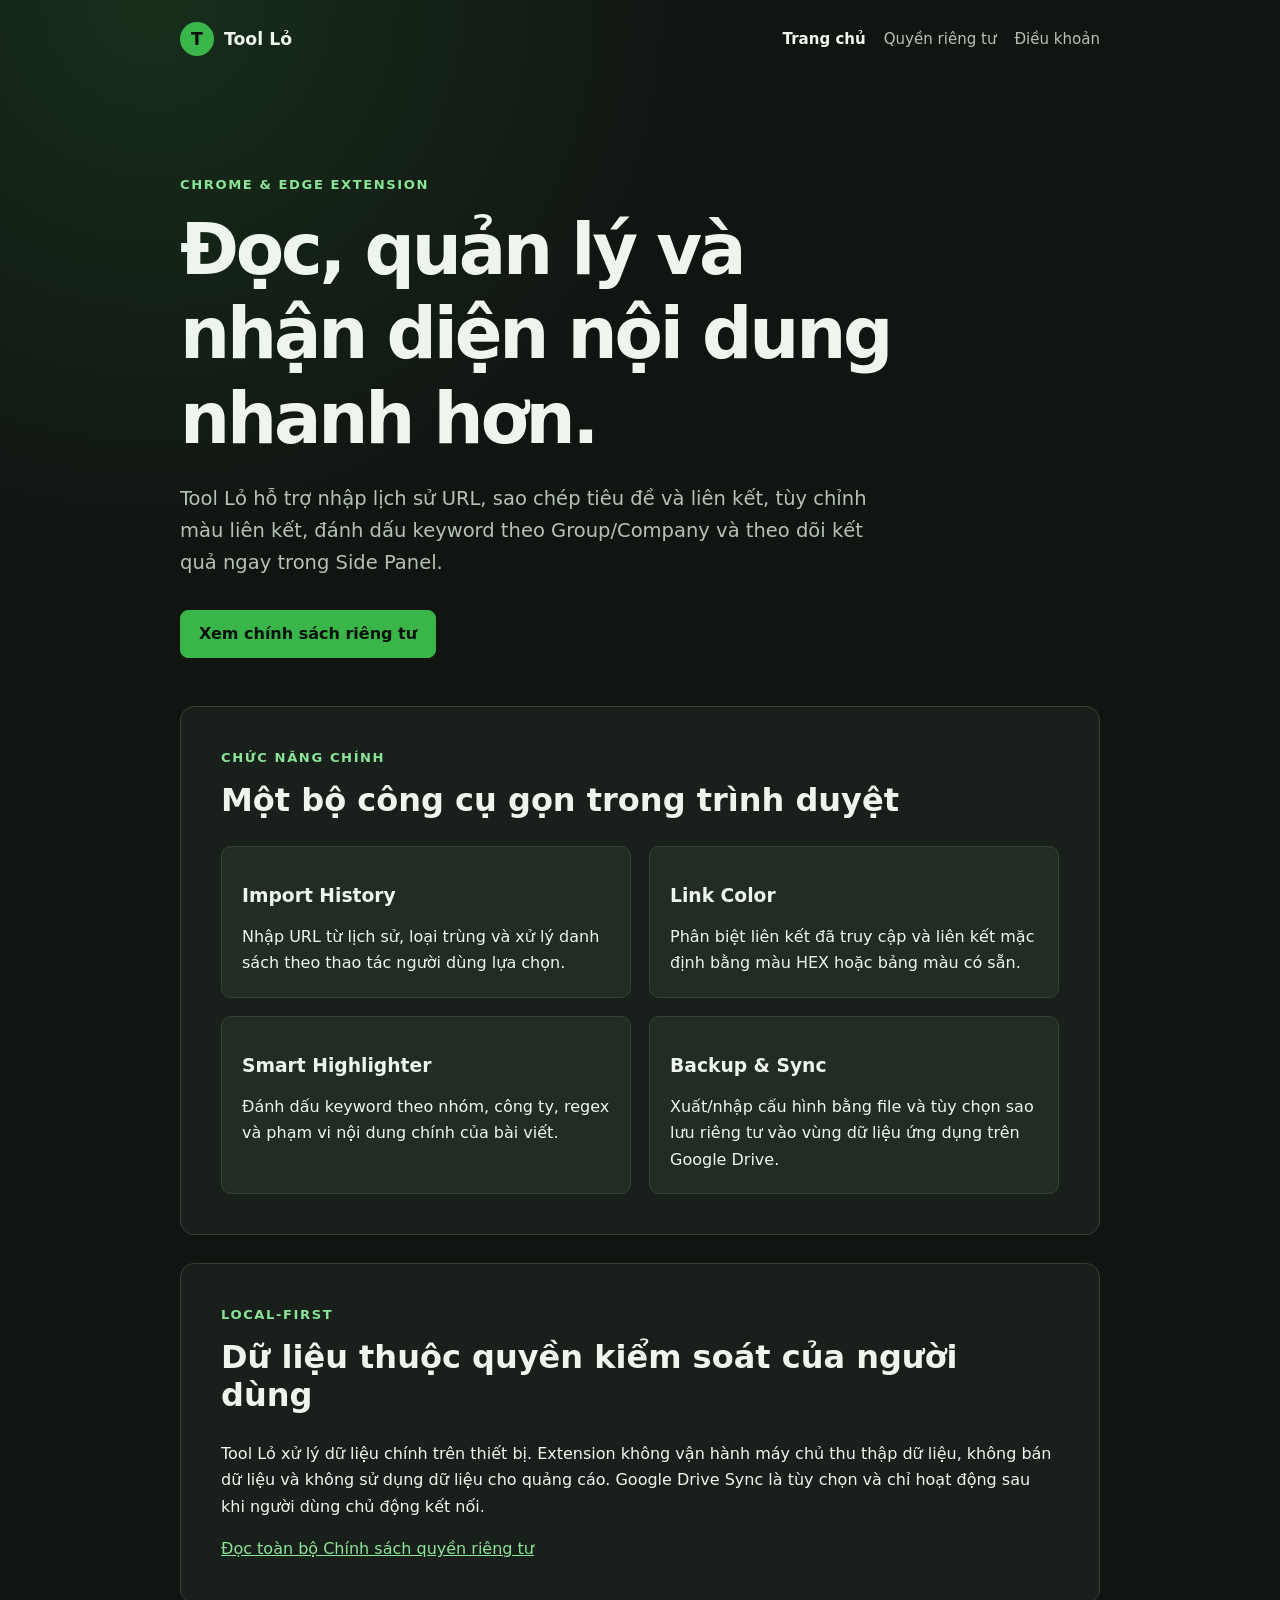
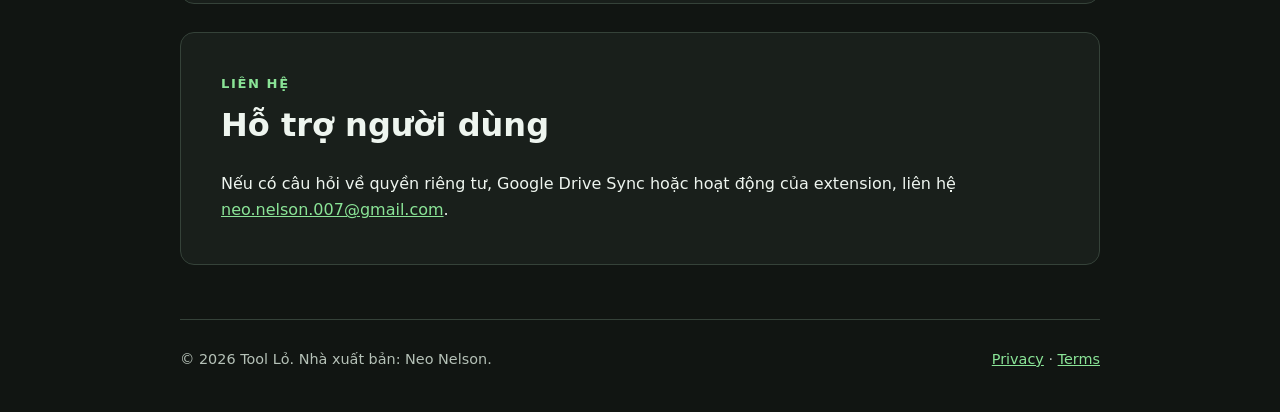
<file: index.html>
<!doctype html>
<html lang="vi">
<head>
  <meta charset="utf-8">
  <meta name="viewport" content="width=device-width, initial-scale=1">
  <meta name="description" content="Tool Lỏ là tiện ích Chrome/Edge hỗ trợ quản lý URL, đổi màu liên kết và đánh dấu từ khóa trên trang web.">
  <title>Tool Lỏ – Tiện ích quản lý và đánh dấu nội dung</title>
  <link rel="stylesheet" href="styles.css">
</head>
<body>
  <header class="site-header">
    <a class="brand" href="index.html" aria-label="Tool Lỏ – Trang chủ">
      <span class="brand-mark" aria-hidden="true">T</span>
      <span>Tool Lỏ</span>
    </a>
    <nav aria-label="Điều hướng chính">
      <a href="index.html" aria-current="page">Trang chủ</a>
      <a href="privacy.html">Quyền riêng tư</a>
      <a href="terms.html">Điều khoản</a>
    </nav>
  </header>

  <main>
    <section class="hero">
      <p class="eyebrow">Chrome &amp; Edge Extension</p>
      <h1>Đọc, quản lý và nhận diện nội dung nhanh hơn.</h1>
      <p class="lead">Tool Lỏ hỗ trợ nhập lịch sử URL, sao chép tiêu đề và liên kết, tùy chỉnh màu liên kết, đánh dấu keyword theo Group/Company và theo dõi kết quả ngay trong Side Panel.</p>
      <div class="actions">
        <a class="button" href="privacy.html">Xem chính sách riêng tư</a>
      </div>
    </section>

    <section class="section" aria-labelledby="features-title">
      <p class="eyebrow">Chức năng chính</p>
      <h2 id="features-title">Một bộ công cụ gọn trong trình duyệt</h2>
      <div class="grid">
        <article class="feature">
          <h3>Import History</h3>
          <p>Nhập URL từ lịch sử, loại trùng và xử lý danh sách theo thao tác người dùng lựa chọn.</p>
        </article>
        <article class="feature">
          <h3>Link Color</h3>
          <p>Phân biệt liên kết đã truy cập và liên kết mặc định bằng màu HEX hoặc bảng màu có sẵn.</p>
        </article>
        <article class="feature">
          <h3>Smart Highlighter</h3>
          <p>Đánh dấu keyword theo nhóm, công ty, regex và phạm vi nội dung chính của bài viết.</p>
        </article>
        <article class="feature">
          <h3>Backup &amp; Sync</h3>
          <p>Xuất/nhập cấu hình bằng file và tùy chọn sao lưu riêng tư vào vùng dữ liệu ứng dụng trên Google Drive.</p>
        </article>
      </div>
    </section>

    <section class="section" aria-labelledby="privacy-title">
      <p class="eyebrow">Local-first</p>
      <h2 id="privacy-title">Dữ liệu thuộc quyền kiểm soát của người dùng</h2>
      <p>Tool Lỏ xử lý dữ liệu chính trên thiết bị. Extension không vận hành máy chủ thu thập dữ liệu, không bán dữ liệu và không sử dụng dữ liệu cho quảng cáo. Google Drive Sync là tùy chọn và chỉ hoạt động sau khi người dùng chủ động kết nối.</p>
      <p><a href="privacy.html">Đọc toàn bộ Chính sách quyền riêng tư</a></p>
    </section>

    <section class="section" aria-labelledby="contact-title">
      <p class="eyebrow">Liên hệ</p>
      <h2 id="contact-title">Hỗ trợ người dùng</h2>
      <p>Nếu có câu hỏi về quyền riêng tư, Google Drive Sync hoặc hoạt động của extension, liên hệ <a href="mailto:neo.nelson.007@gmail.com">neo.nelson.007@gmail.com</a>.</p>
    </section>
  </main>

  <footer class="site-footer">
    <p>© 2026 Tool Lỏ. Nhà xuất bản: Neo Nelson.</p>
    <p><a href="privacy.html">Privacy</a> · <a href="terms.html">Terms</a></p>
  </footer>
</body>
</html>
</file>
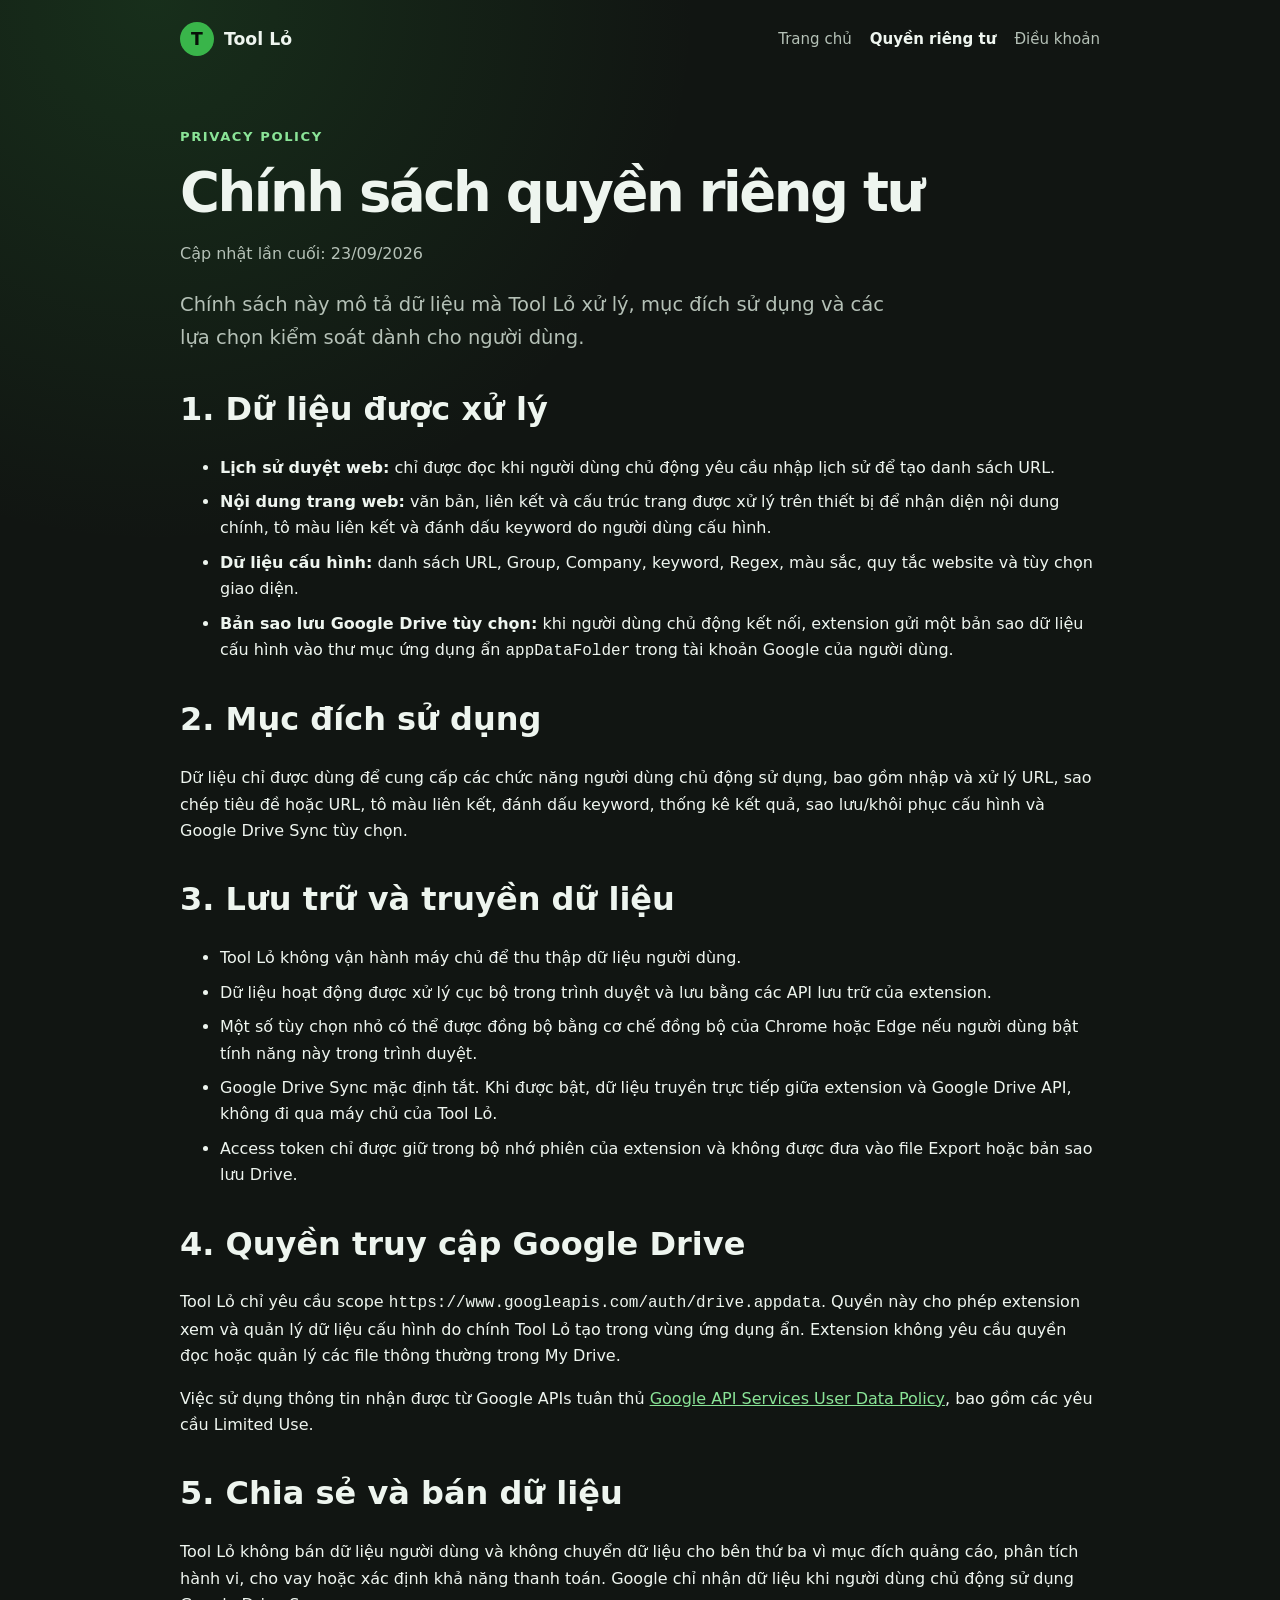
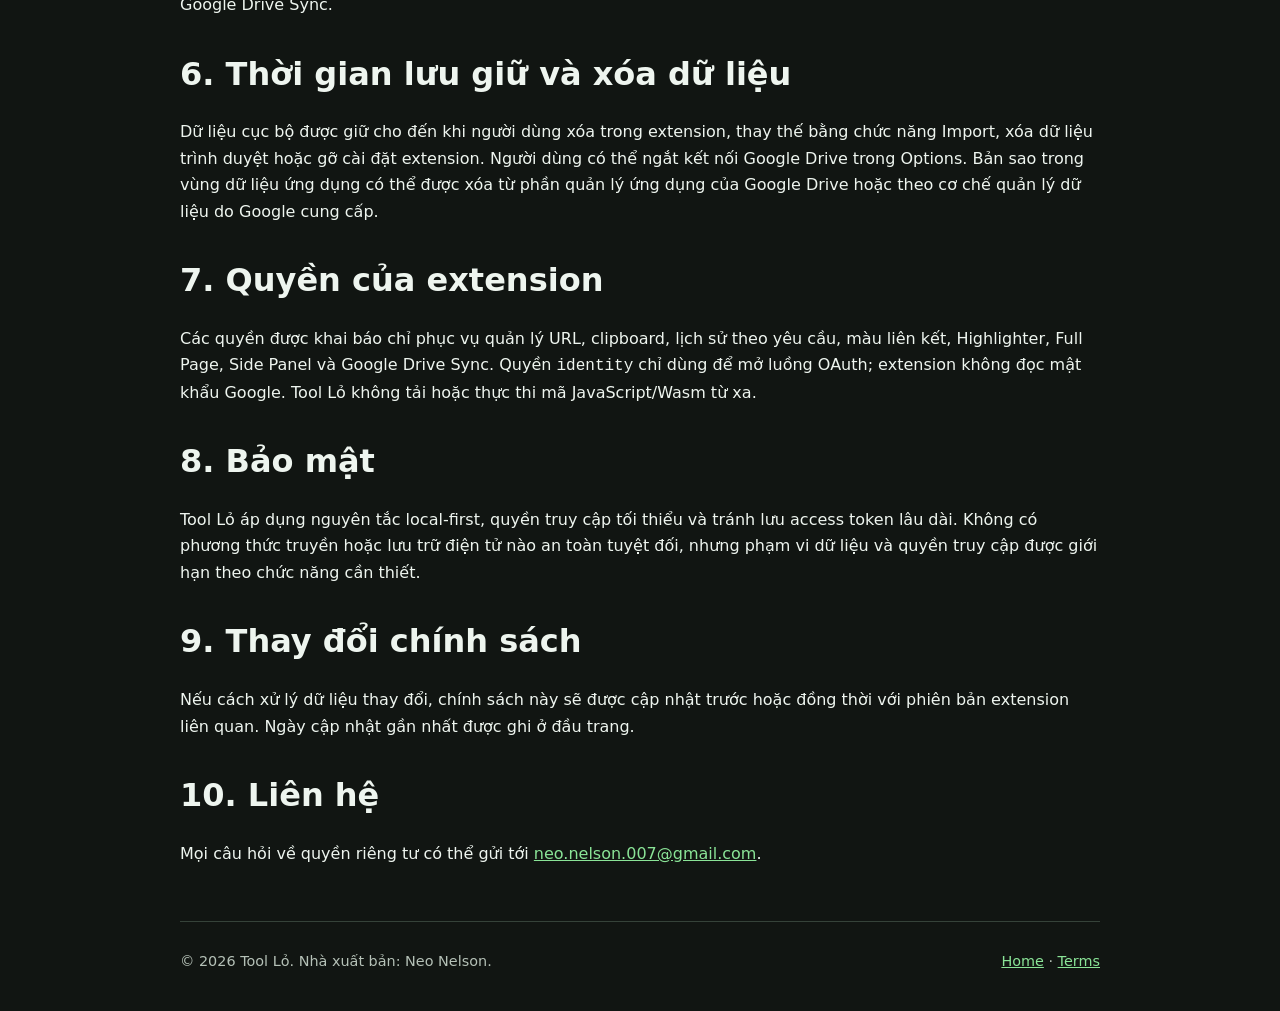
<file: privacy.html>
<!doctype html>
<html lang="vi">
<head>
  <meta charset="utf-8">
  <meta name="viewport" content="width=device-width, initial-scale=1">
  <meta name="description" content="Chính sách quyền riêng tư của tiện ích Tool Lỏ.">
  <title>Chính sách quyền riêng tư – Tool Lỏ</title>
  <link rel="stylesheet" href="styles.css">
</head>
<body>
  <header class="site-header">
    <a class="brand" href="index.html" aria-label="Tool Lỏ – Trang chủ">
      <span class="brand-mark" aria-hidden="true">T</span>
      <span>Tool Lỏ</span>
    </a>
    <nav aria-label="Điều hướng chính">
      <a href="index.html">Trang chủ</a>
      <a href="privacy.html" aria-current="page">Quyền riêng tư</a>
      <a href="terms.html">Điều khoản</a>
    </nav>
  </header>

  <main class="document">
    <p class="eyebrow">Privacy Policy</p>
    <h1>Chính sách quyền riêng tư</h1>
    <p class="document-meta">Cập nhật lần cuối: 23/09/2026</p>
    <p class="lead">Chính sách này mô tả dữ liệu mà Tool Lỏ xử lý, mục đích sử dụng và các lựa chọn kiểm soát dành cho người dùng.</p>

    <section>
      <h2>1. Dữ liệu được xử lý</h2>
      <ul>
        <li><strong>Lịch sử duyệt web:</strong> chỉ được đọc khi người dùng chủ động yêu cầu nhập lịch sử để tạo danh sách URL.</li>
        <li><strong>Nội dung trang web:</strong> văn bản, liên kết và cấu trúc trang được xử lý trên thiết bị để nhận diện nội dung chính, tô màu liên kết và đánh dấu keyword do người dùng cấu hình.</li>
        <li><strong>Dữ liệu cấu hình:</strong> danh sách URL, Group, Company, keyword, Regex, màu sắc, quy tắc website và tùy chọn giao diện.</li>
        <li><strong>Bản sao lưu Google Drive tùy chọn:</strong> khi người dùng chủ động kết nối, extension gửi một bản sao dữ liệu cấu hình vào thư mục ứng dụng ẩn <code>appDataFolder</code> trong tài khoản Google của người dùng.</li>
      </ul>
    </section>

    <section>
      <h2>2. Mục đích sử dụng</h2>
      <p>Dữ liệu chỉ được dùng để cung cấp các chức năng người dùng chủ động sử dụng, bao gồm nhập và xử lý URL, sao chép tiêu đề hoặc URL, tô màu liên kết, đánh dấu keyword, thống kê kết quả, sao lưu/khôi phục cấu hình và Google Drive Sync tùy chọn.</p>
    </section>

    <section>
      <h2>3. Lưu trữ và truyền dữ liệu</h2>
      <ul>
        <li>Tool Lỏ không vận hành máy chủ để thu thập dữ liệu người dùng.</li>
        <li>Dữ liệu hoạt động được xử lý cục bộ trong trình duyệt và lưu bằng các API lưu trữ của extension.</li>
        <li>Một số tùy chọn nhỏ có thể được đồng bộ bằng cơ chế đồng bộ của Chrome hoặc Edge nếu người dùng bật tính năng này trong trình duyệt.</li>
        <li>Google Drive Sync mặc định tắt. Khi được bật, dữ liệu truyền trực tiếp giữa extension và Google Drive API, không đi qua máy chủ của Tool Lỏ.</li>
        <li>Access token chỉ được giữ trong bộ nhớ phiên của extension và không được đưa vào file Export hoặc bản sao lưu Drive.</li>
      </ul>
    </section>

    <section>
      <h2>4. Quyền truy cập Google Drive</h2>
      <p>Tool Lỏ chỉ yêu cầu scope <code>https://www.googleapis.com/auth/drive.appdata</code>. Quyền này cho phép extension xem và quản lý dữ liệu cấu hình do chính Tool Lỏ tạo trong vùng ứng dụng ẩn. Extension không yêu cầu quyền đọc hoặc quản lý các file thông thường trong My Drive.</p>
      <p>Việc sử dụng thông tin nhận được từ Google APIs tuân thủ <a href="https://developers.google.com/terms/api-services-user-data-policy">Google API Services User Data Policy</a>, bao gồm các yêu cầu Limited Use.</p>
    </section>

    <section>
      <h2>5. Chia sẻ và bán dữ liệu</h2>
      <p>Tool Lỏ không bán dữ liệu người dùng và không chuyển dữ liệu cho bên thứ ba vì mục đích quảng cáo, phân tích hành vi, cho vay hoặc xác định khả năng thanh toán. Google chỉ nhận dữ liệu khi người dùng chủ động sử dụng Google Drive Sync.</p>
    </section>

    <section>
      <h2>6. Thời gian lưu giữ và xóa dữ liệu</h2>
      <p>Dữ liệu cục bộ được giữ cho đến khi người dùng xóa trong extension, thay thế bằng chức năng Import, xóa dữ liệu trình duyệt hoặc gỡ cài đặt extension. Người dùng có thể ngắt kết nối Google Drive trong Options. Bản sao trong vùng dữ liệu ứng dụng có thể được xóa từ phần quản lý ứng dụng của Google Drive hoặc theo cơ chế quản lý dữ liệu do Google cung cấp.</p>
    </section>

    <section>
      <h2>7. Quyền của extension</h2>
      <p>Các quyền được khai báo chỉ phục vụ quản lý URL, clipboard, lịch sử theo yêu cầu, màu liên kết, Highlighter, Full Page, Side Panel và Google Drive Sync. Quyền <code>identity</code> chỉ dùng để mở luồng OAuth; extension không đọc mật khẩu Google. Tool Lỏ không tải hoặc thực thi mã JavaScript/Wasm từ xa.</p>
    </section>

    <section>
      <h2>8. Bảo mật</h2>
      <p>Tool Lỏ áp dụng nguyên tắc local-first, quyền truy cập tối thiểu và tránh lưu access token lâu dài. Không có phương thức truyền hoặc lưu trữ điện tử nào an toàn tuyệt đối, nhưng phạm vi dữ liệu và quyền truy cập được giới hạn theo chức năng cần thiết.</p>
    </section>

    <section>
      <h2>9. Thay đổi chính sách</h2>
      <p>Nếu cách xử lý dữ liệu thay đổi, chính sách này sẽ được cập nhật trước hoặc đồng thời với phiên bản extension liên quan. Ngày cập nhật gần nhất được ghi ở đầu trang.</p>
    </section>

    <section>
      <h2>10. Liên hệ</h2>
      <p>Mọi câu hỏi về quyền riêng tư có thể gửi tới <a href="mailto:neo.nelson.007@gmail.com">neo.nelson.007@gmail.com</a>.</p>
    </section>
  </main>

  <footer class="site-footer">
    <p>© 2026 Tool Lỏ. Nhà xuất bản: Neo Nelson.</p>
    <p><a href="index.html">Home</a> · <a href="terms.html">Terms</a></p>
  </footer>
</body>
</html>
</file>
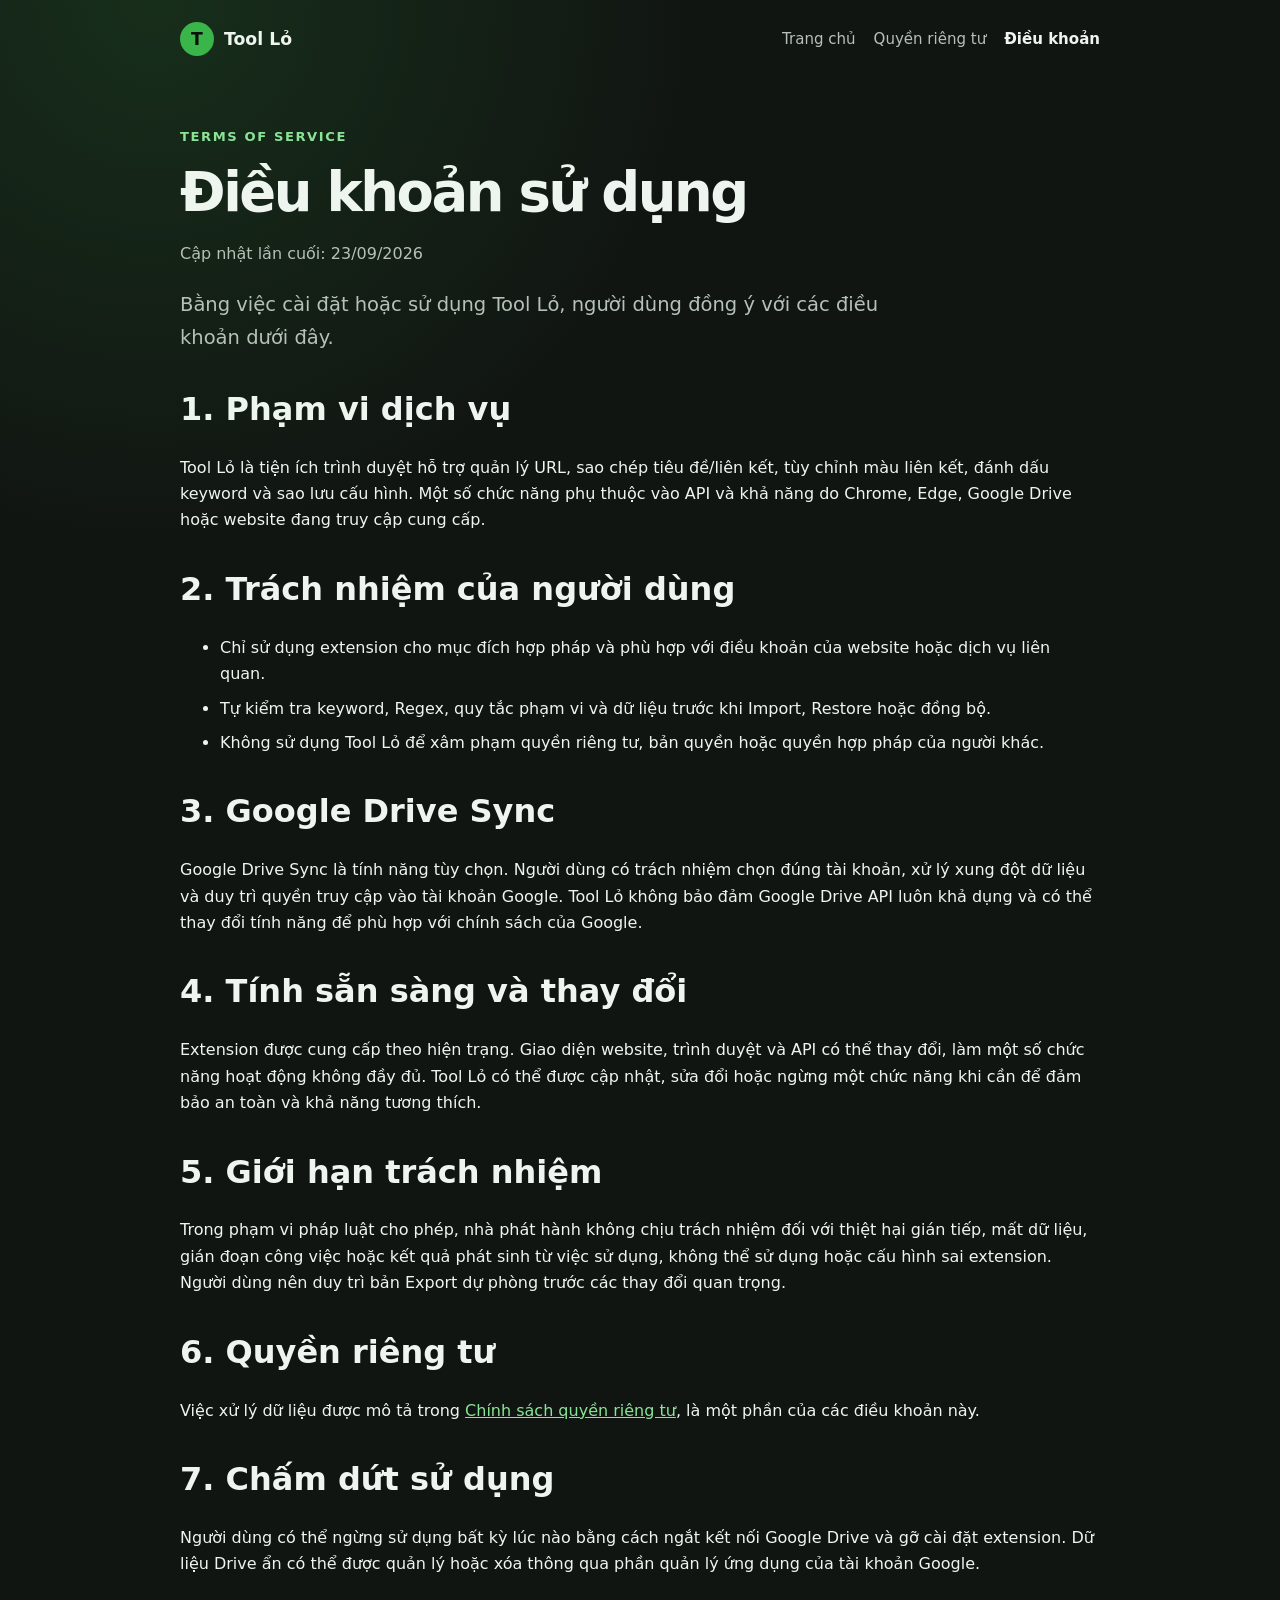
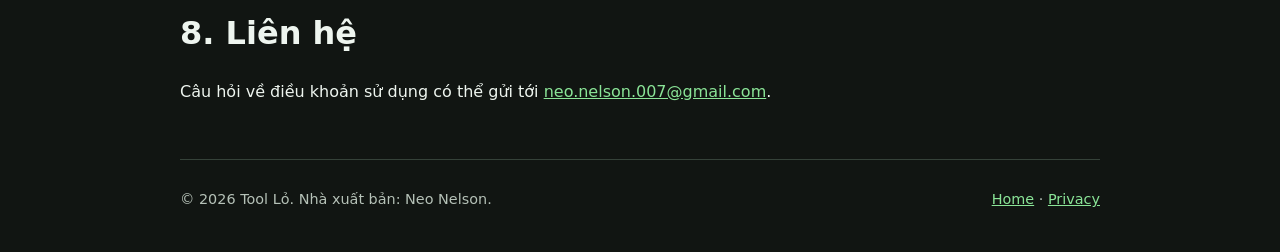
<file: terms.html>
<!doctype html>
<html lang="vi">
<head>
  <meta charset="utf-8">
  <meta name="viewport" content="width=device-width, initial-scale=1">
  <meta name="description" content="Điều khoản sử dụng tiện ích Tool Lỏ.">
  <title>Điều khoản sử dụng – Tool Lỏ</title>
  <link rel="stylesheet" href="styles.css">
</head>
<body>
  <header class="site-header">
    <a class="brand" href="index.html" aria-label="Tool Lỏ – Trang chủ">
      <span class="brand-mark" aria-hidden="true">T</span>
      <span>Tool Lỏ</span>
    </a>
    <nav aria-label="Điều hướng chính">
      <a href="index.html">Trang chủ</a>
      <a href="privacy.html">Quyền riêng tư</a>
      <a href="terms.html" aria-current="page">Điều khoản</a>
    </nav>
  </header>

  <main class="document">
    <p class="eyebrow">Terms of Service</p>
    <h1>Điều khoản sử dụng</h1>
    <p class="document-meta">Cập nhật lần cuối: 23/09/2026</p>
    <p class="lead">Bằng việc cài đặt hoặc sử dụng Tool Lỏ, người dùng đồng ý với các điều khoản dưới đây.</p>

    <section>
      <h2>1. Phạm vi dịch vụ</h2>
      <p>Tool Lỏ là tiện ích trình duyệt hỗ trợ quản lý URL, sao chép tiêu đề/liên kết, tùy chỉnh màu liên kết, đánh dấu keyword và sao lưu cấu hình. Một số chức năng phụ thuộc vào API và khả năng do Chrome, Edge, Google Drive hoặc website đang truy cập cung cấp.</p>
    </section>

    <section>
      <h2>2. Trách nhiệm của người dùng</h2>
      <ul>
        <li>Chỉ sử dụng extension cho mục đích hợp pháp và phù hợp với điều khoản của website hoặc dịch vụ liên quan.</li>
        <li>Tự kiểm tra keyword, Regex, quy tắc phạm vi và dữ liệu trước khi Import, Restore hoặc đồng bộ.</li>
        <li>Không sử dụng Tool Lỏ để xâm phạm quyền riêng tư, bản quyền hoặc quyền hợp pháp của người khác.</li>
      </ul>
    </section>

    <section>
      <h2>3. Google Drive Sync</h2>
      <p>Google Drive Sync là tính năng tùy chọn. Người dùng có trách nhiệm chọn đúng tài khoản, xử lý xung đột dữ liệu và duy trì quyền truy cập vào tài khoản Google. Tool Lỏ không bảo đảm Google Drive API luôn khả dụng và có thể thay đổi tính năng để phù hợp với chính sách của Google.</p>
    </section>

    <section>
      <h2>4. Tính sẵn sàng và thay đổi</h2>
      <p>Extension được cung cấp theo hiện trạng. Giao diện website, trình duyệt và API có thể thay đổi, làm một số chức năng hoạt động không đầy đủ. Tool Lỏ có thể được cập nhật, sửa đổi hoặc ngừng một chức năng khi cần để đảm bảo an toàn và khả năng tương thích.</p>
    </section>

    <section>
      <h2>5. Giới hạn trách nhiệm</h2>
      <p>Trong phạm vi pháp luật cho phép, nhà phát hành không chịu trách nhiệm đối với thiệt hại gián tiếp, mất dữ liệu, gián đoạn công việc hoặc kết quả phát sinh từ việc sử dụng, không thể sử dụng hoặc cấu hình sai extension. Người dùng nên duy trì bản Export dự phòng trước các thay đổi quan trọng.</p>
    </section>

    <section>
      <h2>6. Quyền riêng tư</h2>
      <p>Việc xử lý dữ liệu được mô tả trong <a href="privacy.html">Chính sách quyền riêng tư</a>, là một phần của các điều khoản này.</p>
    </section>

    <section>
      <h2>7. Chấm dứt sử dụng</h2>
      <p>Người dùng có thể ngừng sử dụng bất kỳ lúc nào bằng cách ngắt kết nối Google Drive và gỡ cài đặt extension. Dữ liệu Drive ẩn có thể được quản lý hoặc xóa thông qua phần quản lý ứng dụng của tài khoản Google.</p>
    </section>

    <section>
      <h2>8. Liên hệ</h2>
      <p>Câu hỏi về điều khoản sử dụng có thể gửi tới <a href="mailto:neo.nelson.007@gmail.com">neo.nelson.007@gmail.com</a>.</p>
    </section>
  </main>

  <footer class="site-footer">
    <p>© 2026 Tool Lỏ. Nhà xuất bản: Neo Nelson.</p>
    <p><a href="index.html">Home</a> · <a href="privacy.html">Privacy</a></p>
  </footer>
</body>
</html>
</file>
<file: styles.css>
:root {
  color-scheme: light dark;
  --bg: #111512;
  --surface: #1a211c;
  --surface-strong: #222c25;
  --text: #eef5ef;
  --muted: #b5c1b7;
  --line: #354239;
  --accent: #39b54a;
  --accent-strong: #2a9138;
  --focus: #8ae497;
  --max-width: 920px;
}

* {
  box-sizing: border-box;
}

html {
  scroll-behavior: smooth;
}

body {
  margin: 0;
  min-height: 100vh;
  background:
    radial-gradient(circle at 12% 0%, rgba(57, 181, 74, 0.16), transparent 34rem),
    var(--bg);
  color: var(--text);
  font-family: Inter, ui-sans-serif, system-ui, -apple-system, BlinkMacSystemFont, "Segoe UI", sans-serif;
  font-size: 16px;
  line-height: 1.65;
}

a {
  color: var(--focus);
}

a:hover {
  color: #bcf5c3;
}

a:focus-visible {
  outline: 3px solid var(--focus);
  outline-offset: 3px;
}

.site-header,
.site-footer,
main {
  width: min(calc(100% - 32px), var(--max-width));
  margin-inline: auto;
}

.site-header {
  display: flex;
  align-items: center;
  justify-content: space-between;
  gap: 24px;
  padding: 22px 0;
}

.brand {
  display: inline-flex;
  align-items: center;
  gap: 10px;
  color: var(--text);
  font-size: 1.08rem;
  font-weight: 750;
  text-decoration: none;
}

.brand-mark {
  display: grid;
  width: 34px;
  height: 34px;
  place-items: center;
  border-radius: 50%;
  background: var(--accent);
  color: #071108;
  font-weight: 900;
}

nav {
  display: flex;
  flex-wrap: wrap;
  justify-content: flex-end;
  gap: 8px 18px;
}

nav a {
  color: var(--muted);
  font-size: 0.94rem;
  text-decoration: none;
}

nav a[aria-current="page"] {
  color: var(--text);
  font-weight: 700;
}

.hero {
  padding: clamp(52px, 10vw, 96px) 0 48px;
}

.eyebrow {
  margin: 0 0 12px;
  color: var(--focus);
  font-size: 0.82rem;
  font-weight: 800;
  letter-spacing: 0.12em;
  text-transform: uppercase;
}

h1,
h2,
h3 {
  line-height: 1.2;
}

h1 {
  max-width: 760px;
  margin: 0;
  font-size: clamp(2.25rem, 6vw, 4.4rem);
  letter-spacing: -0.045em;
}

h2 {
  margin-top: 0;
  font-size: clamp(1.35rem, 3vw, 2rem);
}

h3 {
  margin-bottom: 8px;
}

.lead {
  max-width: 720px;
  margin: 22px 0 0;
  color: var(--muted);
  font-size: clamp(1.02rem, 2vw, 1.22rem);
}

.actions {
  display: flex;
  flex-wrap: wrap;
  gap: 12px;
  margin-top: 30px;
}

.button {
  display: inline-flex;
  min-height: 44px;
  align-items: center;
  justify-content: center;
  padding: 10px 18px;
  border: 1px solid var(--accent);
  border-radius: 8px;
  background: var(--accent);
  color: #071108;
  font-weight: 800;
  text-decoration: none;
}

.button.secondary {
  border-color: var(--line);
  background: transparent;
  color: var(--text);
}

.section {
  margin: 0 0 28px;
  padding: clamp(24px, 5vw, 40px);
  border: 1px solid var(--line);
  border-radius: 14px;
  background: rgba(26, 33, 28, 0.9);
}

.grid {
  display: grid;
  grid-template-columns: repeat(2, minmax(0, 1fr));
  gap: 18px;
}

.feature {
  padding: 20px;
  border: 1px solid var(--line);
  border-radius: 10px;
  background: var(--surface-strong);
}

.feature p,
.section p:last-child {
  margin-bottom: 0;
}

.document-meta {
  color: var(--muted);
}

.document {
  padding-top: 48px;
}

.document h1 {
  font-size: clamp(2rem, 5vw, 3.4rem);
}

.document section {
  margin-top: 36px;
}

.document li + li {
  margin-top: 8px;
}

.site-footer {
  display: flex;
  align-items: center;
  justify-content: space-between;
  gap: 20px;
  margin-top: 54px;
  padding: 28px 0 40px;
  border-top: 1px solid var(--line);
  color: var(--muted);
  font-size: 0.9rem;
}

.site-footer p {
  margin: 0;
}

@media (max-width: 680px) {
  .site-header,
  .site-footer {
    align-items: flex-start;
    flex-direction: column;
  }

  nav {
    justify-content: flex-start;
  }

  .grid {
    grid-template-columns: 1fr;
  }
}

@media (prefers-reduced-motion: reduce) {
  html {
    scroll-behavior: auto;
  }
}
</file>
